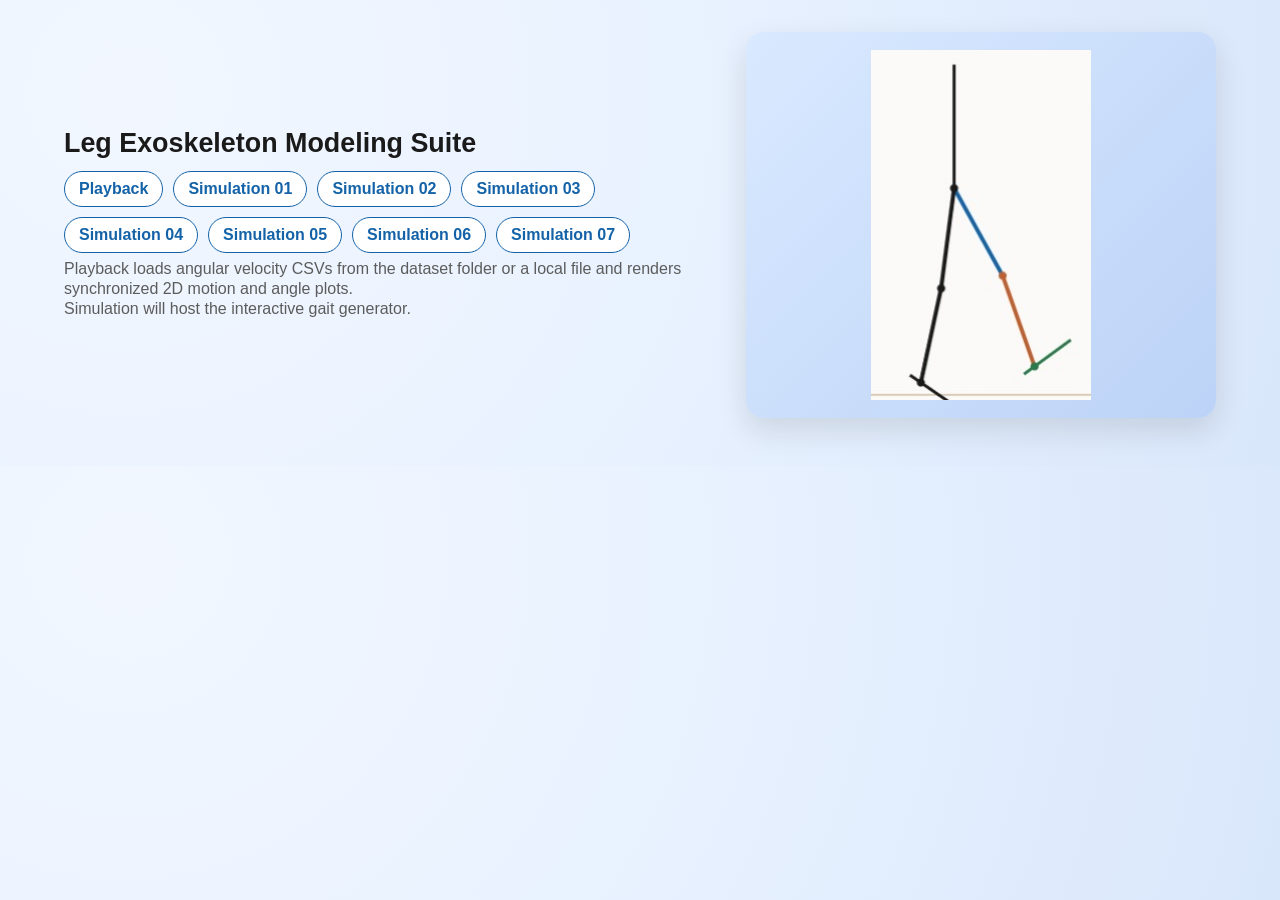
<file: docs/index.htm>
<!DOCTYPE html>
<html lang="en">
<head>
  <meta charset="utf-8" />
  <meta name="viewport" content="width=device-width, initial-scale=1" />
  <meta name="color-scheme" content="light" />
  <title>LegSim</title>
  <link rel="icon" href="favicon.ico" />
  <link rel="stylesheet" href="app/legsim.css" />
</head>
<body>
  <main class="app">
    <header class="hero">
      <div class="hero-text">
        <h1>Leg Exoskeleton Modeling Suite</h1>
        <div class="hero-actions">
          <a class="chip" href="app/playback.htm">Playback</a>
          <a class="chip" href="app/simulation_01.htm">Simulation 01</a>
          <a class="chip" href="app/simulation_02.htm">Simulation 02</a>
          <a class="chip" href="app/simulation_03.htm">Simulation 03</a>
          <a class="chip" href="app/simulation_04.htm">Simulation 04</a>
          <a class="chip" href="app/simulation_05.htm">Simulation 05</a>
          <a class="chip" href="app/simulation_06.htm">Simulation 06</a>
          <a class="chip" href="app/simulation_07.htm">Simulation 07</a>
        </div>
        <p class="subhead">
          Playback loads angular velocity CSVs from the dataset folder or a local file and renders synchronized
          2D motion and angle plots.
          <br />
          Simulation will host the interactive gait generator.
        </p>
      </div>
      <div class="hero-media">
        <img src="img/LegSk.jpg" alt="Two-leg exoskeleton schematic" />
      </div>
    </header>
  </main>
</body>
</html>
</file>
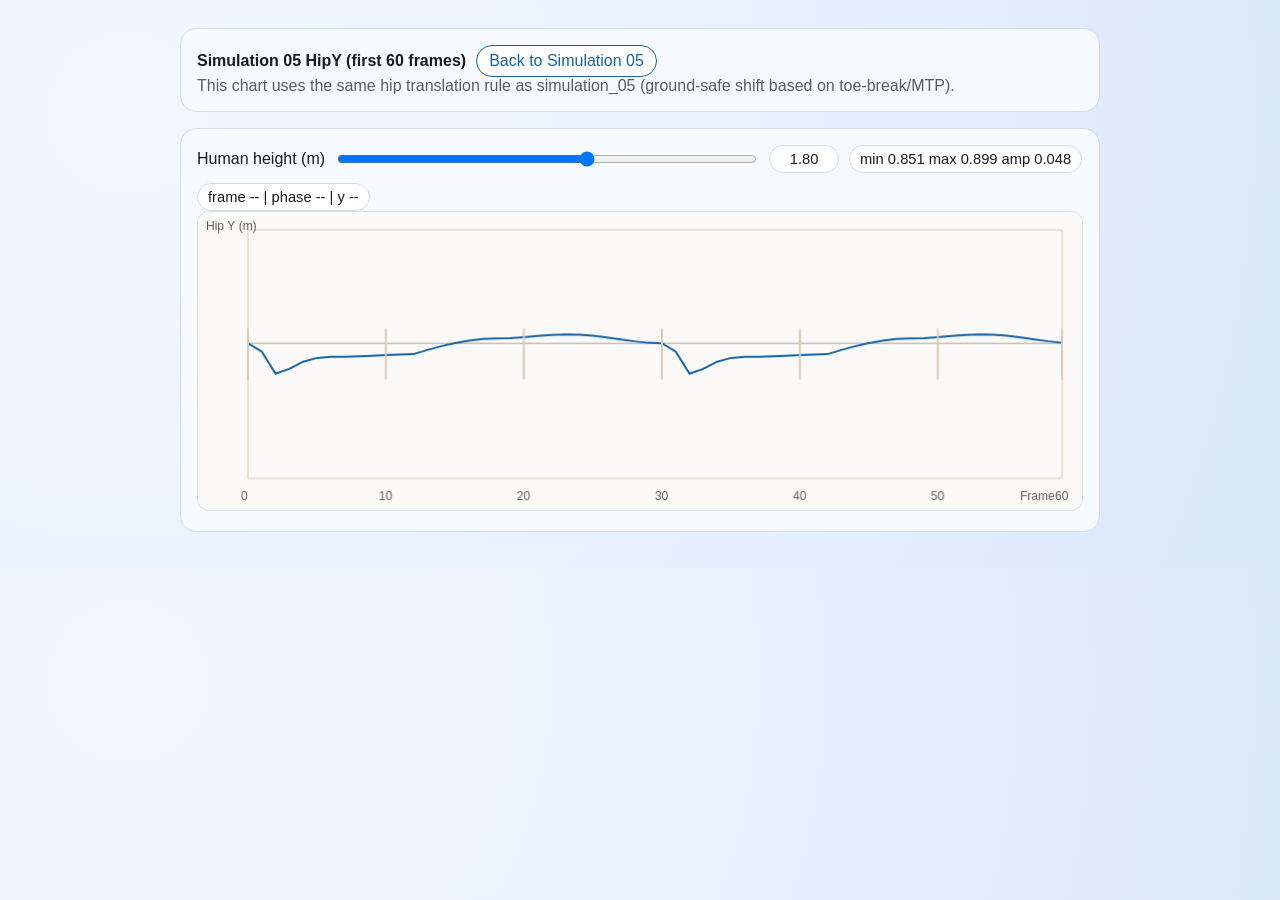
<file: docs/app/hipy_plot_05.htm>
<!DOCTYPE html>
<html lang="en">
<head>
  <meta charset="utf-8" />
  <meta name="viewport" content="width=device-width, initial-scale=1" />
  <title>Simulation 05 HipY Plot</title>
  <link rel="icon" href="../favicon.ico" />
  <style>
    :root {
      color-scheme: light;
      --bg: #e9f2ff;
      --surface: #f7fbff;
      --ink: #1a1a1a;
      --muted: #5c5c5c;
      --accent: #1463a8;
      --border: #cdddf2;
    }
    * { box-sizing: border-box; }
    body {
      margin: 0;
      font-family: "Manrope", "Avenir Next", "Segoe UI", sans-serif;
      background: radial-gradient(circle at 10% 20%, #f2f7ff 0%, #e9f2ff 45%, #d9e7fb 100%);
      color: var(--ink);
    }
    main {
      max-width: 960px;
      margin: 0 auto;
      padding: 28px 20px 36px;
      display: grid;
      gap: 16px;
    }
    .card {
      background: var(--surface);
      border: 1px solid var(--border);
      border-radius: 16px;
      padding: 16px;
    }
    .row {
      display: flex;
      align-items: center;
      gap: 10px;
      flex-wrap: wrap;
    }
    canvas {
      width: 100%;
      height: 300px;
      border: 1px solid var(--border);
      border-radius: 12px;
      background: #fbfaf8;
    }
    .muted { color: var(--muted); margin: 0; }
    input[type="range"] { width: min(420px, 100%); }
    .badge {
      border: 1px solid var(--border);
      background: #fff;
      border-radius: 999px;
      padding: 5px 10px;
      min-width: 70px;
      text-align: center;
      font-size: 0.92rem;
    }
    a {
      color: var(--accent);
      text-decoration: none;
      border: 1px solid var(--accent);
      border-radius: 999px;
      padding: 6px 12px;
      background: #fff;
    }
  </style>
</head>
<body>
  <main>
    <section class="card">
      <div class="row">
        <strong>Simulation 05 HipY (first 60 frames)</strong>
        <a href="simulation_05.htm">Back to Simulation 05</a>
      </div>
      <p class="muted">This chart uses the same hip translation rule as simulation_05 (ground-safe shift based on toe-break/MTP).</p>
    </section>

    <section class="card">
      <div class="row">
        <label for="height">Human height (m)</label>
        <input id="height" type="range" min="1.50" max="2.00" step="0.01" value="1.80" />
        <span id="height-val" class="badge">1.80</span>
        <span id="stats" class="badge"></span>
        <span id="cursor" class="badge">frame -- | phase -- | y --</span>
      </div>
      <canvas id="plot" width="920" height="360"></canvas>
    </section>
  </main>

  <script>
    (() => {
      "use strict";

      const FPS = 60;
      const BASE_HEIGHT = 1.8;
      const BASE_L1 = 0.45;
      const BASE_L2 = 0.43;
      const BASE_FOOT_TOTAL = 0.265;
      const BASE_HEEL_BACK = 0.06;
      const BASE_MTP_FWD = 0.16;
      const STANCE_RATIO = 0.6;

      const KEYS = [
        { p: 0.0, hip: 20, knee: 0, ankle: 0 },
        { p: 0.1, hip: 15, knee: -15, ankle: 5 },
        { p: 0.3, hip: 5, knee: -5, ankle: -5 },
        { p: 0.5, hip: -10, knee: -5, ankle: -10 },
        { p: 0.6, hip: -10, knee: -30, ankle: 20 },
        { p: 0.73, hip: 20, knee: -60, ankle: 10 },
        { p: 0.87, hip: 30, knee: -30, ankle: 0 },
        { p: 1.0, hip: 30, knee: 0, ankle: 0 }
      ];

      const heightSlider = document.getElementById("height");
      const heightVal = document.getElementById("height-val");
      const stats = document.getElementById("stats");
      const cursor = document.getElementById("cursor");
      const canvas = document.getElementById("plot");
      const ctx = canvas.getContext("2d");
      let lastSeries = [];
      let lastLayout = null;
      let hoverFrame = null;

      const lerp = (a, b, t) => a + (b - a) * t;
      const smoothstep = (s) => {
        const x = Math.max(0, Math.min(1, s));
        return x * x * (3 - 2 * x);
      };

      function mapPhaseToCanonical(phase) {
        const stanceRef = 0.6;
        if (phase <= STANCE_RATIO) {
          const s = STANCE_RATIO === 0 ? 0 : phase / STANCE_RATIO;
          return s * stanceRef;
        }
        const swing = (phase - STANCE_RATIO) / Math.max(1e-6, 1 - STANCE_RATIO);
        return stanceRef + swing * (1 - stanceRef);
      }

      function gaitAngles(phase) {
        const canonical = mapPhaseToCanonical(phase);
        let i = 0;
        while (i < KEYS.length - 1 && KEYS[i + 1].p < canonical) {
          i += 1;
        }
        const k0 = KEYS[i];
        const k1 = KEYS[Math.min(i + 1, KEYS.length - 1)];
        const span = Math.max(1e-6, k1.p - k0.p);
        const rawT = Math.max(0, Math.min(1, (canonical - k0.p) / span));
        const t = smoothstep(rawT);
        return {
          hip: lerp(k0.hip, k1.hip, t),
          knee: lerp(k0.knee, k1.knee, t),
          ankle: lerp(k0.ankle, k1.ankle, t)
        };
      }

      function buildGeometry(h) {
        const scale = h / BASE_HEIGHT;
        const l1 = BASE_L1 * scale;
        const l2 = BASE_L2 * scale;
        const footTotal = BASE_FOOT_TOTAL * scale;
        const mtpFwd = BASE_MTP_FWD * scale;
        return {
          l1,
          l2,
          heelBack: BASE_HEEL_BACK * scale,
          mtpFwd,
          toeTipFwd: Math.max(0.02, footTotal - mtpFwd),
          hipHeight: l1 + l2,
          groundMargin: 0.002 * scale
        };
      }

      function legMinRelativeY(angles, geom) {
        const q1 = (angles.hip - 90) * (Math.PI / 180);
        const q2 = angles.knee * (Math.PI / 180);
        const footTheta = angles.ankle * (Math.PI / 180);
        const footAng = footTheta;
        const kneeY = geom.l1 * Math.sin(q1);
        const ankleY = geom.l1 * Math.sin(q1) + geom.l2 * Math.sin(q1 + q2);
        const heelY = ankleY - geom.heelBack * Math.sin(footAng);
        const mtpY = ankleY + geom.mtpFwd * Math.sin(footAng);
        const toeYRaw = mtpY + geom.toeTipFwd * Math.sin(footAng);
        const toeY = toeYRaw < mtpY ? mtpY : toeYRaw;
        return Math.min(kneeY, ankleY, heelY, mtpY, toeY);
      }

      function hipYAtPhase(phase, geom) {
        const left = phase % 1;
        const right = (phase + 0.5) % 1;
        const minRelL = legMinRelativeY(gaitAngles(left), geom);
        const minRelR = legMinRelativeY(gaitAngles(right), geom);
        const minRel = Math.min(minRelL, minRelR);
        return geom.groundMargin - minRel;
      }

      function buildSeries(h) {
        const geom = buildGeometry(h);
        const y = [];
        for (let i = 0; i < FPS; i += 1) {
          const phase = i / FPS;
          y.push(hipYAtPhase(phase, geom));
        }
        return y;
      }

      function draw(series) {
        const dpr = window.devicePixelRatio || 1;
        const rect = canvas.getBoundingClientRect();
        canvas.width = Math.floor(rect.width * dpr);
        canvas.height = Math.floor(rect.height * dpr);
        ctx.setTransform(dpr, 0, 0, dpr, 0, 0);

        const w = rect.width;
        const h = rect.height;
        const pad = { l: 50, r: 20, t: 18, b: 32 };
        const pw = w - pad.l - pad.r;
        const ph = h - pad.t - pad.b;
        const min = Math.min(...series);
        const max = Math.max(...series);
        const ySpan = Math.max(1e-6, max - min);
        const y0Data = min - ySpan * 0.15;
        const y1Data = max + ySpan * 0.15;
        const x0Data = 0;
        const x1Data = (series.length - 1) / FPS;
        const dataW = x1Data - x0Data;
        const dataH = y1Data - y0Data;
        const uniformScale = Math.min(pw / dataW, ph / dataH);
        const drawW = dataW * uniformScale;
        const drawH = dataH * uniformScale;
        const ox = pad.l + (pw - drawW) * 0.5;
        const oy = pad.t + (ph - drawH) * 0.5;

        const mapX = (phase) => ox + (phase - x0Data) * uniformScale;
        const mapY = (v) => oy + (y1Data - v) * uniformScale;

        ctx.clearRect(0, 0, w, h);
        ctx.fillStyle = "#fbfaf8";
        ctx.fillRect(0, 0, w, h);

        ctx.strokeStyle = "#d9cbb7";
        ctx.lineWidth = 1;
        ctx.strokeRect(pad.l, pad.t, pw, ph);

        ctx.fillStyle = "#5c5c5c";
        ctx.font = "12px Manrope, sans-serif";
        ctx.fillText("Frame", w - 62, h - 10);
        ctx.fillText("Hip Y (m)", 8, 18);

        ctx.strokeStyle = "#b7a58e";
        ctx.lineWidth = 1;
        ctx.beginPath();
        const baselineY = mapY(series[0]);
        ctx.moveTo(ox, baselineY);
        ctx.lineTo(ox + drawW, baselineY);
        ctx.stroke();

        ctx.strokeStyle = "#1463a8";
        ctx.lineWidth = 2;
        ctx.beginPath();
        for (let i = 0; i < series.length; i += 1) {
          const x = mapX(i / FPS);
          const y = mapY(series[i]);
          if (i === 0) ctx.moveTo(x, y);
          else ctx.lineTo(x, y);
        }
        ctx.stroke();

        for (let t = 0; t <= 60; t += 10) {
          const idx = Math.min(59, t);
          const x = mapX(idx / FPS);
          ctx.strokeStyle = "#d9cbb7";
          ctx.beginPath();
          ctx.moveTo(x, oy);
          ctx.lineTo(x, oy + drawH);
          ctx.stroke();
          ctx.fillStyle = "#5c5c5c";
          ctx.fillText(String(t), x - 7, h - 10);
        }

        lastLayout = { ox, oy, drawW, drawH, x0Data, x1Data, y0Data, y1Data, uniformScale, mapX, mapY };

        if (hoverFrame !== null) {
          const hx = mapX(hoverFrame / FPS);
          const hy = mapY(series[hoverFrame]);
          ctx.strokeStyle = "rgba(26, 26, 26, 0.55)";
          ctx.lineWidth = 1;
          ctx.beginPath();
          ctx.moveTo(hx, oy);
          ctx.lineTo(hx, oy + drawH);
          ctx.stroke();

          ctx.fillStyle = "#1463a8";
          ctx.beginPath();
          ctx.arc(hx, hy, 3, 0, Math.PI * 2);
          ctx.fill();
        }
      }

      function refresh() {
        const h = Number(heightSlider.value);
        const series = buildSeries(h);
        const min = Math.min(...series);
        const max = Math.max(...series);
        heightVal.textContent = h.toFixed(2);
        stats.textContent = `min ${min.toFixed(3)}  max ${max.toFixed(3)}  amp ${(max - min).toFixed(3)}`;
        draw(series);
        lastSeries = series;
        hoverFrame = null;
        cursor.textContent = "frame -- | phase -- | y --";
      }

      canvas.addEventListener("mousemove", (ev) => {
        if (!lastLayout || lastSeries.length === 0) {
          return;
        }
        const rect = canvas.getBoundingClientRect();
        const x = ev.clientX - rect.left;
        const y = ev.clientY - rect.top;
        const inBox =
          x >= lastLayout.ox &&
          x <= lastLayout.ox + lastLayout.drawW &&
          y >= 0 &&
          y <= rect.height;
        if (!inBox) {
          hoverFrame = null;
          draw(lastSeries);
          cursor.textContent = "frame -- | phase -- | y --";
          return;
        }
        const phase = (x - lastLayout.ox) / lastLayout.uniformScale + lastLayout.x0Data;
        const frame = Math.max(0, Math.min(FPS - 1, Math.round(phase * FPS)));
        hoverFrame = frame;
        draw(lastSeries);
        const yv = lastSeries[frame];
        cursor.textContent = `frame ${frame} | phase ${(frame / FPS).toFixed(3)} | y ${yv.toFixed(4)} m`;
      });

      canvas.addEventListener("mouseleave", () => {
        hoverFrame = null;
        draw(lastSeries);
        cursor.textContent = "frame -- | phase -- | y --";
      });

      heightSlider.addEventListener("input", refresh);
      window.addEventListener("resize", refresh);
      refresh();
    })();
  </script>
</body>
</html>
</file>
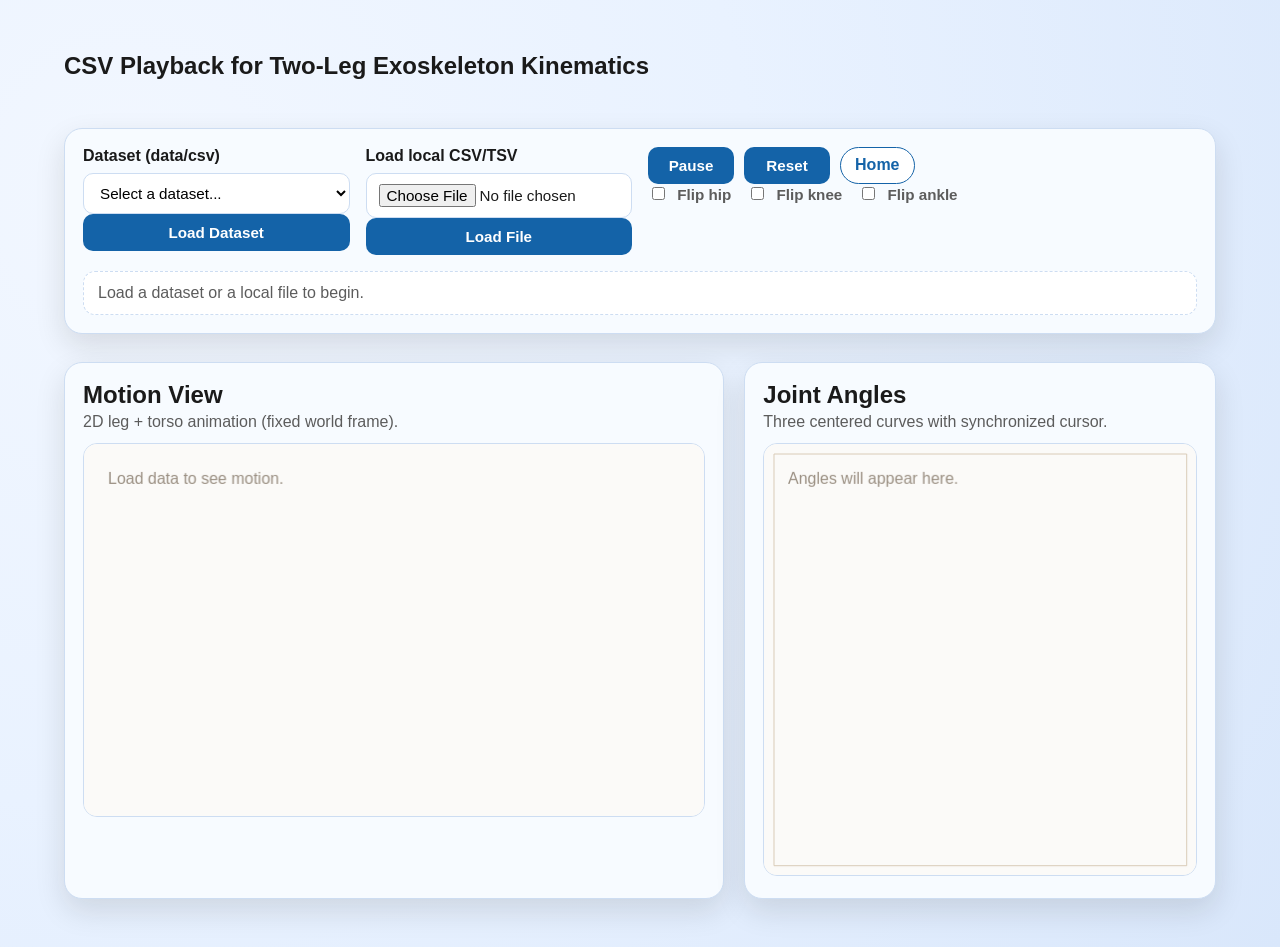
<file: docs/app/playback.htm>
<!DOCTYPE html>
<html lang="en">
<head>
  <meta charset="utf-8" />
  <meta name="viewport" content="width=device-width, initial-scale=1" />
  <meta name="color-scheme" content="light" />
  <title>LegSim Playback</title>
  <link rel="icon" href="../favicon.ico" />
  <link rel="stylesheet" href="legsim.css" />
</head>
<body>
  <main class="app">
    <header class="hero">
      <div class="hero-text">
            <h2>CSV Playback for Two-Leg Exoskeleton Kinematics</h2>
      </div>
    </header>
    
    <section class="controls card">
      <div class="control-group">
        <label for="dataset">Dataset (data/csv)</label>
        <select id="dataset">
          <option value="">Select a dataset...</option>
          <option value="../data/csv/1.3 ANSYS ANGULAR VELOCITY.csv">1.3 ANSYS ANGULAR VELOCITY</option>
          <option value="../data/csv/2.1 Equivalent Moment and Angular velocity.csv">2.1 Equivalent Moment and Angular velocity</option>
          <option value="../data/csv/4.3 ANGULAR VELOCITY.csv">4.3 ANGULAR VELOCITY</option>
        </select>
        <button id="load-dataset" type="button">Load Dataset</button>
      </div>

      <div class="control-group">
        <label for="file-input">Load local CSV/TSV</label>
        <input id="file-input" type="file" accept=".csv,.tsv,.txt" />
        <button id="load-file" type="button">Load File</button>
      </div>

      <div class="control-group">
        <div class="button-row">
          <button id="pause-btn" type="button">Pause</button>
          <button id="reset-btn" type="button">Reset</button>
          <a class="chip" href="../index.htm">Home</a>
        </div>
        <div class="checkbox-row single-line">
          <label><input type="checkbox" id="flip-hip" /> Flip hip</label>
          <label><input type="checkbox" id="flip-knee" /> Flip knee</label>
          <label><input type="checkbox" id="flip-ankle" /> Flip ankle</label>
        </div>
      </div>

      <div class="control-group wide">
        <div id="status" class="status">Load a dataset or a local file to begin.</div>
      </div>
    </section>

    <section class="plots">
      <div class="card plot-card">
        <header>
          <h2>Motion View</h2>
          <p>2D leg + torso animation (fixed world frame).</p>
        </header>
        <canvas id="walk-canvas" width="900" height="520"></canvas>
      </div>
      <div class="card plot-card">
        <header>
          <h2>Joint Angles</h2>
          <p>Three centered curves with synchronized cursor.</p>
        </header>
        <canvas id="angle-canvas" width="520" height="520"></canvas>
      </div>
    </section>
  </main>

  <script src="legsim_playback.js"></script>
</body>
</html>
</file>
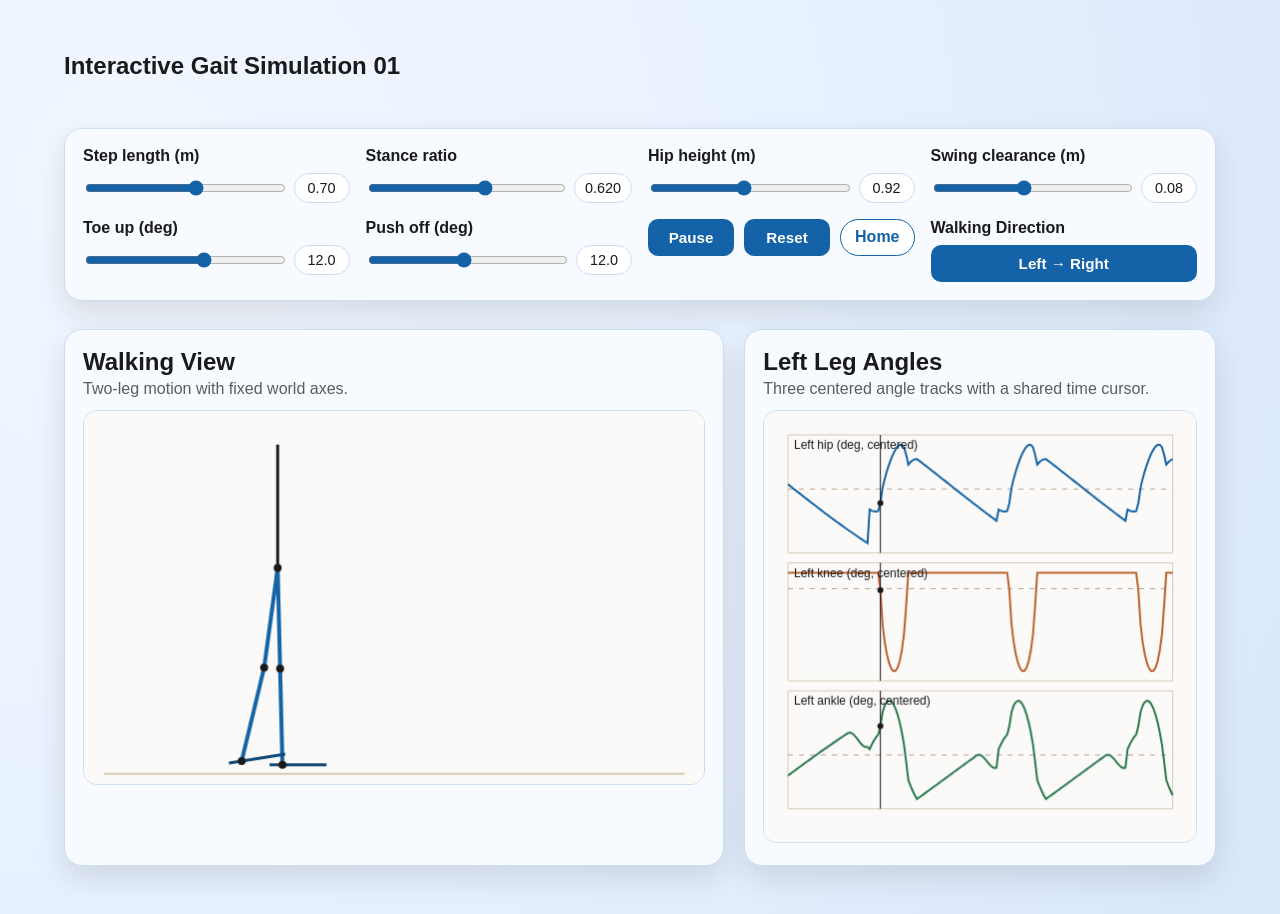
<file: docs/app/simulation_01.htm>
<!DOCTYPE html>
<html lang="en">
<head>
  <meta charset="utf-8" />
  <meta name="viewport" content="width=device-width, initial-scale=1" />
  <meta name="color-scheme" content="light" />
  <title>LegSim Simulation</title>
  <link rel="icon" href="../favicon.ico" />
  <link rel="stylesheet" href="legsim.css" />
</head>
<body>
  <main class="app">
    <header class="hero">
      <div class="hero-text">
        <h2>Interactive Gait Simulation 01</h2>
      </div>
    </header>

    <section class="controls card">
      <div class="control-group">
        <label for="sim-step-len">Step length (m)</label>
        <div class="slider-row">
          <input id="sim-step-len" type="range" min="0.45" max="0.9" step="0.01" />
          <span id="sim-step-len-val" class="value-badge"></span>
        </div>
      </div>

      <div class="control-group">
        <label for="sim-stance-ratio">Stance ratio</label>
        <div class="slider-row">
          <input id="sim-stance-ratio" type="range" min="0.5" max="0.7" step="0.005" />
          <span id="sim-stance-ratio-val" class="value-badge"></span>
        </div>
      </div>

      <div class="control-group">
        <label for="sim-hip-height">Hip height (m)</label>
        <div class="slider-row">
          <input id="sim-hip-height" type="range" min="0.85" max="1.0" step="0.005" />
          <span id="sim-hip-height-val" class="value-badge"></span>
        </div>
      </div>

      <div class="control-group">
        <label for="sim-clearance">Swing clearance (m)</label>
        <div class="slider-row">
          <input id="sim-clearance" type="range" min="0.03" max="0.14" step="0.005" />
          <span id="sim-clearance-val" class="value-badge"></span>
        </div>
      </div>

      <div class="control-group">
        <label for="sim-toe-up">Toe up (deg)</label>
        <div class="slider-row">
          <input id="sim-toe-up" type="range" min="0" max="20" step="0.5" />
          <span id="sim-toe-up-val" class="value-badge"></span>
        </div>
      </div>

      <div class="control-group">
        <label for="sim-push-off">Push off (deg)</label>
        <div class="slider-row">
          <input id="sim-push-off" type="range" min="0" max="25" step="0.5" />
          <span id="sim-push-off-val" class="value-badge"></span>
        </div>
      </div>

      <div class="control-group">
        <div class="button-row">
          <button id="sim-pause" type="button">Pause</button>
          <button id="sim-reset" type="button">Reset</button>
          <a class="chip" href="../index.htm">Home</a>
        </div>
      </div>

      <div class="control-group">
        <label>Walking Direction</label>
        <div class="button-row">
          <button id="sim-direction" type="button">Left → Right</button>
        </div>
      </div>
    </section>

    <section class="plots">
      <div class="card plot-card">
        <header>
          <h2>Walking View</h2>
          <p>Two-leg motion with fixed world axes.</p>
        </header>
        <canvas id="sim-walk-canvas" width="900" height="520"></canvas>
      </div>
      <div class="card plot-card">
        <header>
          <h2>Left Leg Angles</h2>
          <p>Three centered angle tracks with a shared time cursor.</p>
        </header>
        <canvas id="sim-angle-canvas" width="520" height="520"></canvas>
      </div>
    </section>
  </main>

  <script src="legsim_01.js"></script>
</body>
</html>
</file>
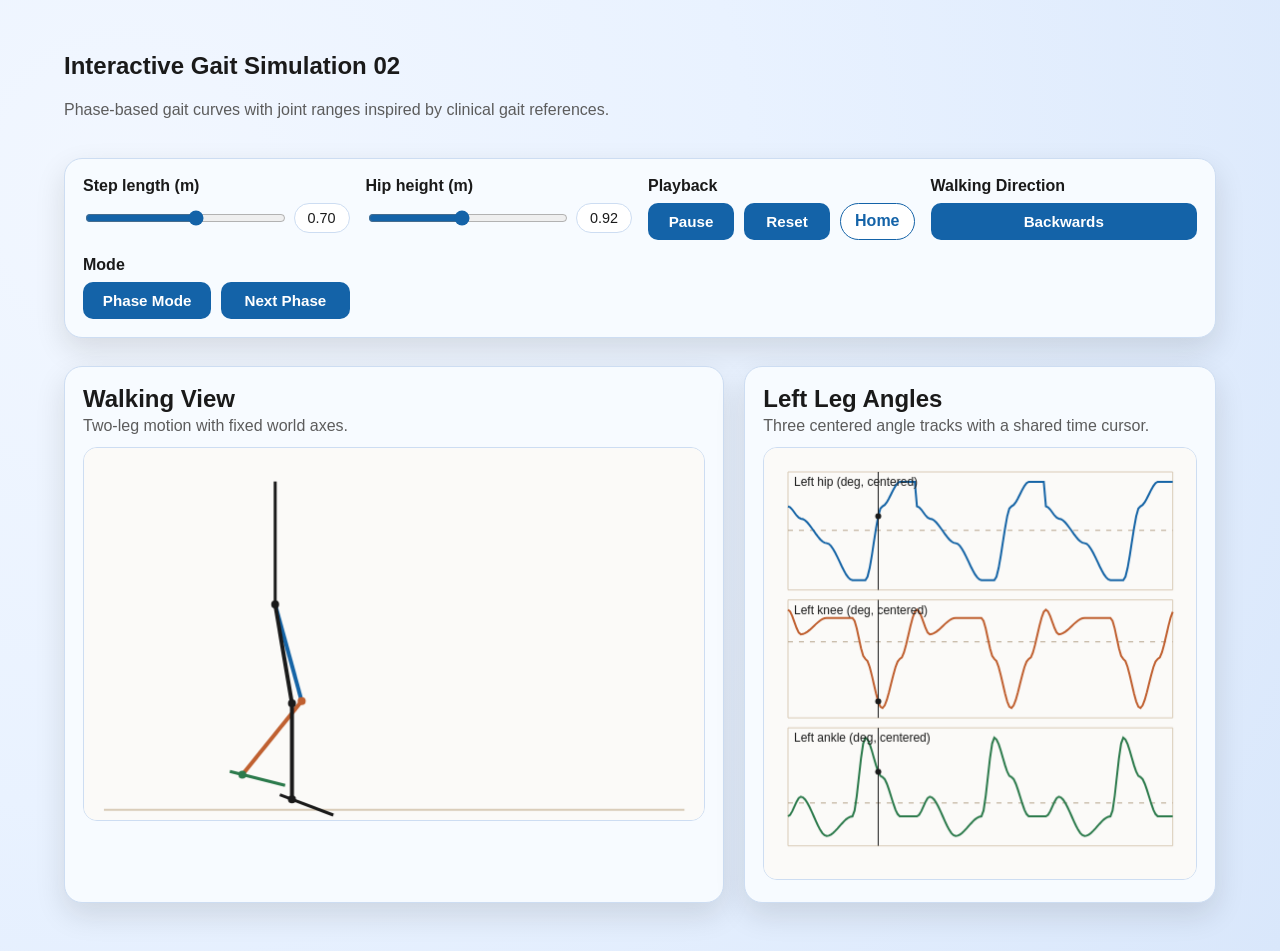
<file: docs/app/simulation_02.htm>
<!DOCTYPE html>
<html lang="en">
<head>
  <meta charset="utf-8" />
  <meta name="viewport" content="width=device-width, initial-scale=1" />
  <meta name="color-scheme" content="light" />
  <title>LegSim Simulation 02</title>
  <link rel="icon" href="../favicon.ico" />
  <link rel="stylesheet" href="legsim.css" />
</head>
<body>
  <main class="app">
    <header class="hero">
      <div class="hero-text">
        <h2>Interactive Gait Simulation 02</h2>
        <p class="subhead">
          Phase-based gait curves with joint ranges inspired by clinical gait references.
        </p>
      </div>
    </header>

    <section class="controls card">
      <div class="control-group">
        <label for="sim-step-len">Step length (m)</label>
        <div class="slider-row">
          <input id="sim-step-len" type="range" min="0.45" max="0.9" step="0.01" />
          <span id="sim-step-len-val" class="value-badge"></span>
        </div>
      </div>

      <div class="control-group">
        <label for="sim-hip-height">Hip height (m)</label>
        <div class="slider-row">
          <input id="sim-hip-height" type="range" min="0.85" max="1.0" step="0.005" />
          <span id="sim-hip-height-val" class="value-badge"></span>
        </div>
      </div>

      <div class="control-group">
        <label>Playback</label>
        <div class="button-row">
          <button id="sim-pause" type="button">Pause</button>
          <button id="sim-reset" type="button">Reset</button>
          <a class="chip" href="../index.htm">Home</a>
        </div>
      </div>

      <div class="control-group">
        <label>Walking Direction</label>
        <div class="button-row">
          <button id="sim-direction" type="button">Backwards</button>
        </div>
      </div>

      <div class="control-group">
        <label>Mode</label>
        <div class="button-row">
          <button id="sim-mode" type="button">Phase Mode</button>
          <button id="sim-next-phase" type="button">Next Phase</button>
        </div>
      </div>
    </section>

    <section class="plots">
      <div class="card plot-card">
        <header>
          <h2>Walking View</h2>
          <p>Two-leg motion with fixed world axes.</p>
        </header>
        <canvas id="sim-walk-canvas" width="900" height="520"></canvas>
      </div>
      <div class="card plot-card">
        <header>
          <h2>Left Leg Angles</h2>
          <p>Three centered angle tracks with a shared time cursor.</p>
        </header>
        <canvas id="sim-angle-canvas" width="520" height="520"></canvas>
      </div>
    </section>
  </main>

  <script src="legsim_02.js"></script>
</body>
</html>
</file>
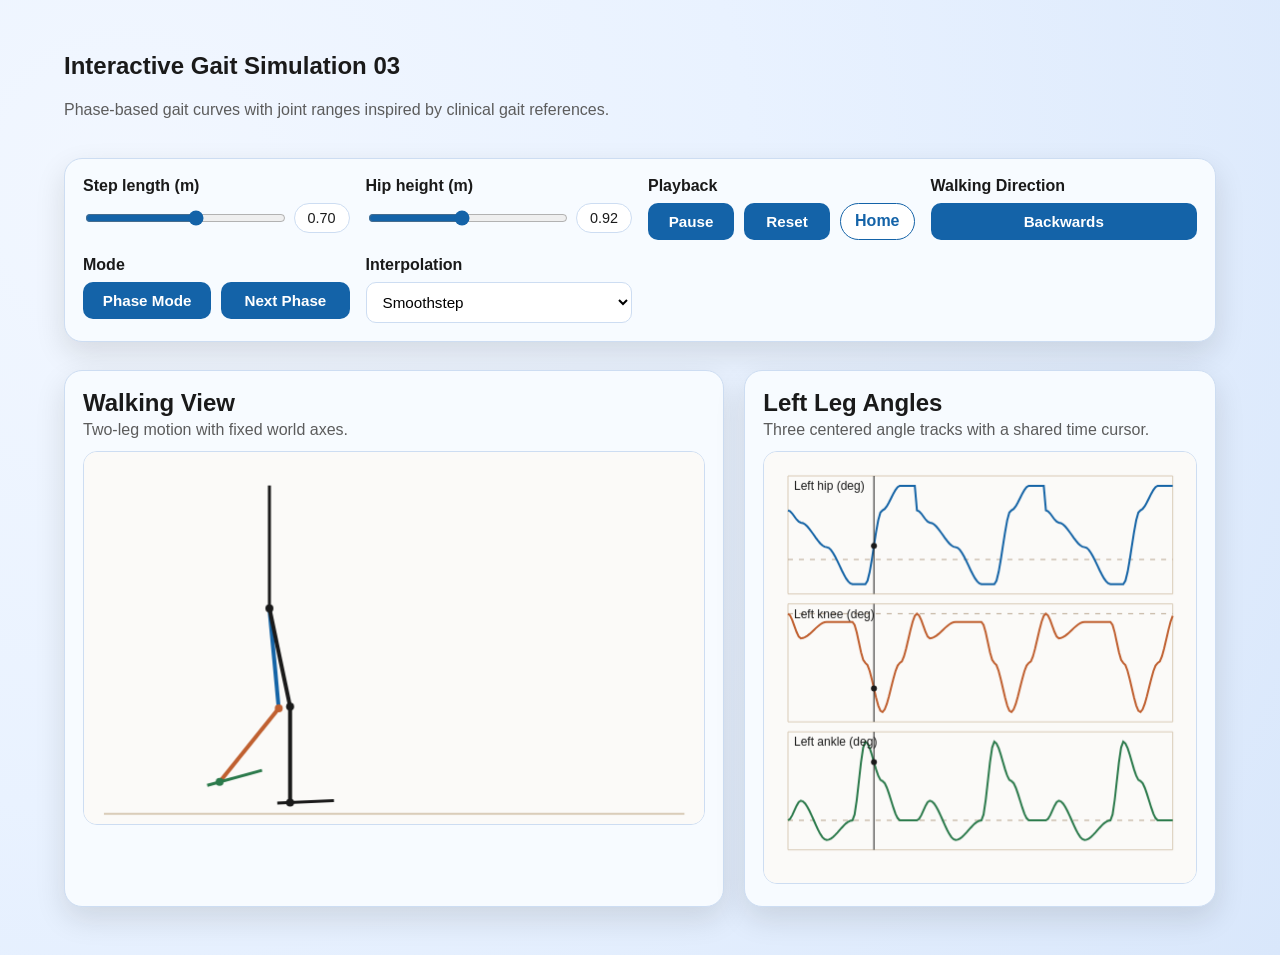
<file: docs/app/simulation_03.htm>
<!DOCTYPE html>
<html lang="en">
<head>
  <meta charset="utf-8" />
  <meta name="viewport" content="width=device-width, initial-scale=1" />
  <meta name="color-scheme" content="light" />
  <title>LegSim Simulation 03</title>
  <link rel="icon" href="../favicon.ico" />
  <link rel="stylesheet" href="legsim.css" />
</head>
<body>
  <main class="app">
    <header class="hero">
      <div class="hero-text">
        <h2>Interactive Gait Simulation 03</h2>
        <p class="subhead">
          Phase-based gait curves with joint ranges inspired by clinical gait references.
        </p>
      </div>
    </header>

    <section class="controls card">
      <div class="control-group">
        <label for="sim-step-len">Step length (m)</label>
        <div class="slider-row">
          <input id="sim-step-len" type="range" min="0.45" max="0.9" step="0.01" />
          <span id="sim-step-len-val" class="value-badge"></span>
        </div>
      </div>

      <div class="control-group">
        <label for="sim-hip-height">Hip height (m)</label>
        <div class="slider-row">
          <input id="sim-hip-height" type="range" min="0.85" max="1.0" step="0.005" />
          <span id="sim-hip-height-val" class="value-badge"></span>
        </div>
      </div>

      <div class="control-group">
        <label>Playback</label>
        <div class="button-row">
          <button id="sim-pause" type="button">Pause</button>
          <button id="sim-reset" type="button">Reset</button>
          <a class="chip" href="../index.htm">Home</a>
        </div>
      </div>

      <div class="control-group">
        <label>Walking Direction</label>
        <div class="button-row">
          <button id="sim-direction" type="button">Backwards</button>
        </div>
      </div>

      <div class="control-group">
        <label>Mode</label>
        <div class="button-row">
          <button id="sim-mode" type="button">Phase Mode</button>
          <button id="sim-next-phase" type="button">Next Phase</button>
        </div>
      </div>

      <div class="control-group">
        <label for="sim-interp-mode">Interpolation</label>
        <select id="sim-interp-mode">
          <option value="smoothstep" selected>Smoothstep</option>
          <option value="linear">Linear</option>
          <option value="step">Step / Discrete</option>
        </select>
      </div>
    </section>

    <section class="plots">
      <div class="card plot-card">
        <header>
          <h2>Walking View</h2>
          <p>Two-leg motion with fixed world axes.</p>
        </header>
        <canvas id="sim-walk-canvas" width="900" height="520"></canvas>
      </div>
      <div class="card plot-card">
        <header>
          <h2>Left Leg Angles</h2>
          <p>Three centered angle tracks with a shared time cursor.</p>
        </header>
        <canvas id="sim-angle-canvas" width="520" height="520"></canvas>
      </div>
    </section>
  </main>

  <script src="legsim_03.js"></script>
</body>
</html>
</file>
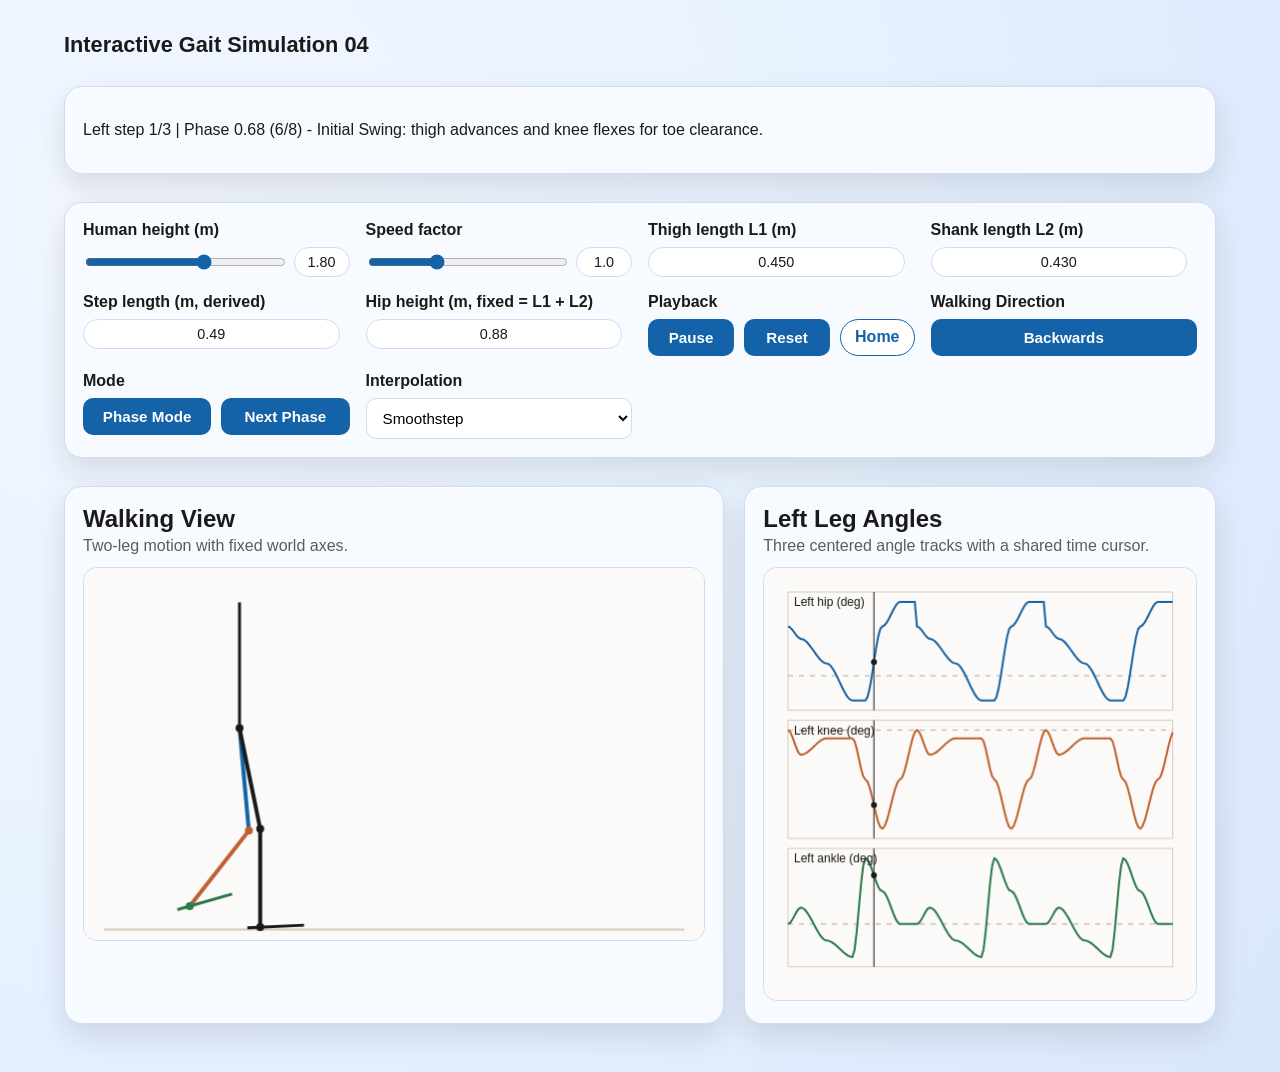
<file: docs/app/simulation_04.htm>
<!DOCTYPE html>
<html lang="en">
<head>
  <meta charset="utf-8" />
  <meta name="viewport" content="width=device-width, initial-scale=1" />
  <meta name="color-scheme" content="light" />
  <title>LegSim Simulation 04</title>
  <link rel="icon" href="../favicon.ico" />
  <link rel="stylesheet" href="legsim.css" />
  <style>
    .sim04-title {
      font-size: clamp(1.25rem, 1.7vw, 1.8rem);
      margin: 0;
    }
  </style>
</head>
<body>
  <main class="app">
    <header class="hero">
      <div class="hero-text">
        <h2 class="sim04-title">Interactive Gait Simulation 04</h2>
      </div>
    </header>

    <section class="card">
      <p id="sim-phase-status" class="subhead">Left step 1/3 | Phase 0.00 (1/8)</p>
    </section>

    <section class="controls card">
      <div class="control-group">
        <label for="sim-human-height">Human height (m)</label>
        <div class="slider-row">
          <input id="sim-human-height" type="range" min="1.50" max="2.00" step="0.01" />
          <span id="sim-human-height-val" class="value-badge"></span>
        </div>
      </div>

      <div class="control-group">
        <label for="sim-speed">Speed factor</label>
        <div class="slider-row">
          <input id="sim-speed" type="range" min="0.5" max="2.0" step="0.1" />
          <span id="sim-speed-val" class="value-badge"></span>
        </div>
      </div>

      <div class="control-group">
        <label>Thigh length L1 (m)</label>
        <div class="slider-row">
          <span id="sim-l1-val" class="value-badge"></span>
        </div>
      </div>

      <div class="control-group">
        <label>Shank length L2 (m)</label>
        <div class="slider-row">
          <span id="sim-l2-val" class="value-badge"></span>
        </div>
      </div>

      <div class="control-group">
        <label>Step length (m, derived)</label>
        <div class="slider-row">
          <span id="sim-step-len-val" class="value-badge"></span>
        </div>
      </div>

      <div class="control-group">
        <label>Hip height (m, fixed = L1 + L2)</label>
        <div class="slider-row">
          <span id="sim-hip-height-val" class="value-badge"></span>
        </div>
      </div>

      <div class="control-group">
        <label>Playback</label>
        <div class="button-row">
          <button id="sim-pause" type="button">Pause</button>
          <button id="sim-reset" type="button">Reset</button>
          <a class="chip" href="../index.htm">Home</a>
        </div>
      </div>

      <div class="control-group">
        <label>Walking Direction</label>
        <div class="button-row">
          <button id="sim-direction" type="button">Backwards</button>
        </div>
      </div>

      <div class="control-group">
        <label>Mode</label>
        <div class="button-row">
          <button id="sim-mode" type="button">Phase Mode</button>
          <button id="sim-next-phase" type="button">Next Phase</button>
        </div>
      </div>

      <div class="control-group">
        <label for="sim-interp-mode">Interpolation</label>
        <select id="sim-interp-mode">
          <option value="smoothstep" selected>Smoothstep</option>
          <option value="linear">Linear</option>
          <option value="step">Step / Discrete</option>
        </select>
      </div>
    </section>

    <section class="plots">
      <div class="card plot-card">
        <header>
          <h2>Walking View</h2>
          <p>Two-leg motion with fixed world axes.</p>
        </header>
        <canvas id="sim-walk-canvas" width="900" height="520"></canvas>
      </div>
      <div class="card plot-card">
        <header>
          <h2>Left Leg Angles</h2>
          <p>Three centered angle tracks with a shared time cursor.</p>
        </header>
        <canvas id="sim-angle-canvas" width="520" height="520"></canvas>
      </div>
    </section>
  </main>

  <script src="legsim_04.js"></script>
</body>
</html>
</file>
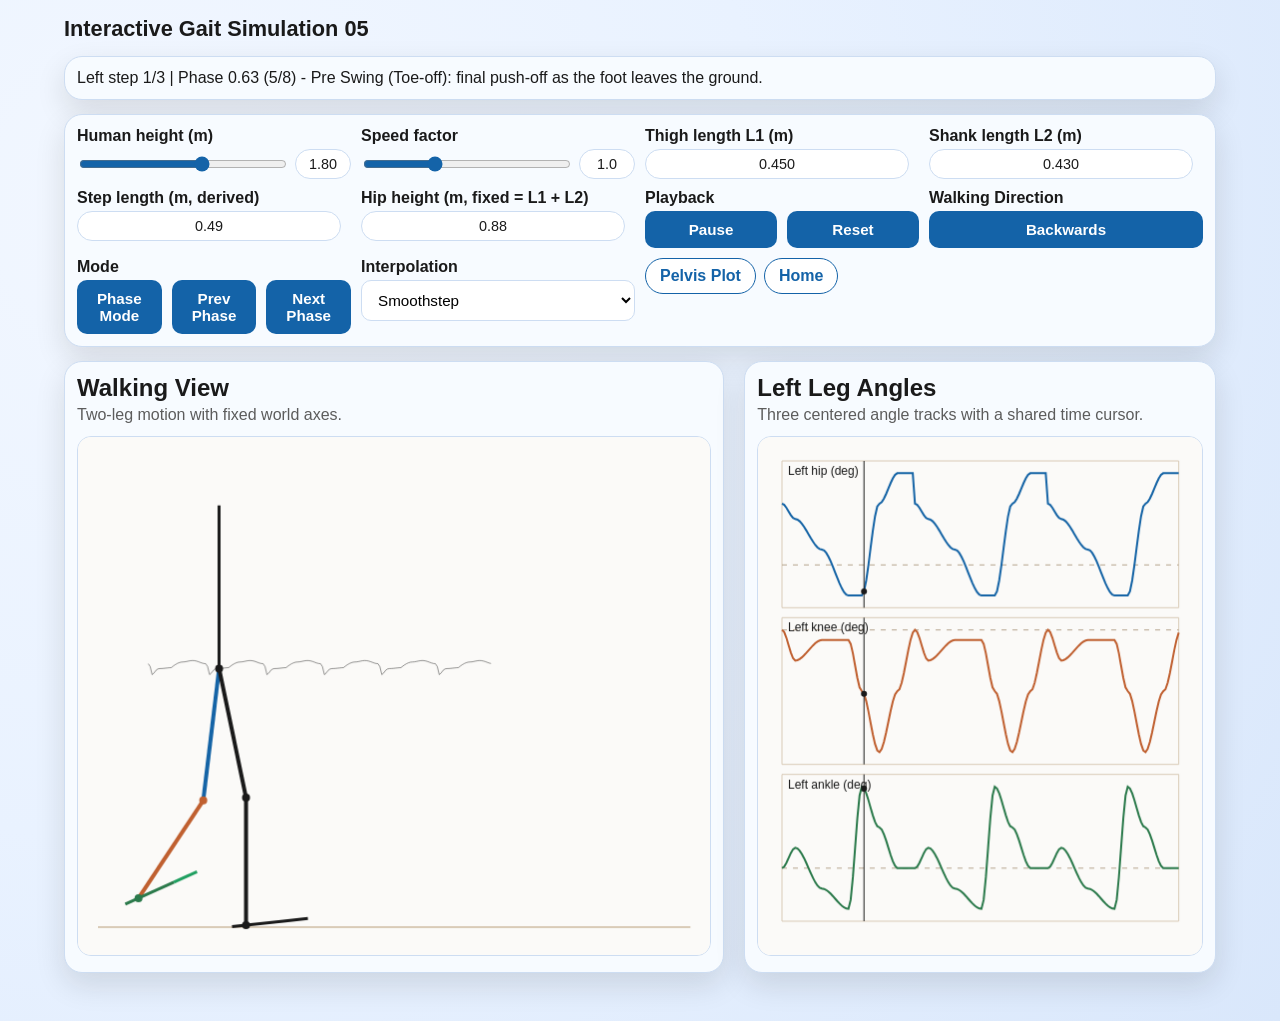
<file: docs/app/simulation_05.htm>
<!DOCTYPE html>
<html lang="en">
<head>
  <meta charset="utf-8" />
  <meta name="viewport" content="width=device-width, initial-scale=1" />
  <meta name="color-scheme" content="light" />
  <title>LegSim Simulation 05</title>
  <link rel="icon" href="../favicon.ico" />
  <link rel="stylesheet" href="legsim.css" />
  <style>
    .app {
      padding-top: 16px;
      gap: 14px;
    }
    .hero {
      grid-template-columns: 1fr;
      gap: 8px;
    }
    .card {
      padding: 12px;
    }
    .controls {
      gap: 10px;
    }
    .control-group label {
      margin-bottom: 4px;
    }
    .subhead {
      margin: 0;
      line-height: 1.15;
    }
    .sim05-title {
      font-size: clamp(1.25rem, 1.7vw, 1.8rem);
      margin: 0;
    }
    #sim-walk-canvas,
    #sim-angle-canvas {
      height: 520px;
    }
    .sim05-interp-row {
      display: flex;
      align-items: center;
      gap: 10px;
      flex-wrap: wrap;
    }
    .sim05-links-row {
      margin-left: auto;
      display: flex;
      gap: 8px;
    }
  </style>
</head>
<body>
  <main class="app">
    <header class="hero">
      <div class="hero-text">
        <h2 class="sim05-title">Interactive Gait Simulation 05</h2>
      </div>
    </header>

    <section class="card">
      <p id="sim-phase-status" class="subhead">Left step 1/3 | Phase 0.00 (1/8)</p>
    </section>

    <section class="controls card">
      <div class="control-group">
        <label for="sim-human-height">Human height (m)</label>
        <div class="slider-row">
          <input id="sim-human-height" type="range" min="1.50" max="2.00" step="0.01" />
          <span id="sim-human-height-val" class="value-badge"></span>
        </div>
      </div>

      <div class="control-group">
        <label for="sim-speed">Speed factor</label>
        <div class="slider-row">
          <input id="sim-speed" type="range" min="0.5" max="2.0" step="0.1" />
          <span id="sim-speed-val" class="value-badge"></span>
        </div>
      </div>

      <div class="control-group">
        <label>Thigh length L1 (m)</label>
        <div class="slider-row">
          <span id="sim-l1-val" class="value-badge"></span>
        </div>
      </div>

      <div class="control-group">
        <label>Shank length L2 (m)</label>
        <div class="slider-row">
          <span id="sim-l2-val" class="value-badge"></span>
        </div>
      </div>

      <div class="control-group">
        <label>Step length (m, derived)</label>
        <div class="slider-row">
          <span id="sim-step-len-val" class="value-badge"></span>
        </div>
      </div>

      <div class="control-group">
        <label>Hip height (m, fixed = L1 + L2)</label>
        <div class="slider-row">
          <span id="sim-hip-height-val" class="value-badge"></span>
        </div>
      </div>

      <div class="control-group">
        <label>Playback</label>
        <div class="button-row">
          <button id="sim-pause" type="button">Pause</button>
          <button id="sim-reset" type="button">Reset</button>
        </div>
      </div>

      <div class="control-group">
        <label>Walking Direction</label>
        <div class="button-row">
          <button id="sim-direction" type="button">Backwards</button>
        </div>
      </div>

      <div class="control-group">
        <label>Mode</label>
        <div class="button-row">
          <button id="sim-mode" type="button">Phase Mode</button>
          <button id="sim-prev-phase" type="button">Prev Phase</button>
          <button id="sim-next-phase" type="button">Next Phase</button>
        </div>
      </div>

      <div class="control-group">
        <label for="sim-interp-mode">Interpolation</label>
        <div class="sim05-interp-row">
          <select id="sim-interp-mode">
            <option value="smoothstep" selected>Smoothstep</option>
            <option value="linear">Linear</option>
            <option value="step">Step / Discrete</option>
          </select>
        </div>
      </div>

      <div class="control-group">
        <div class="sim05-links-row">
          <a class="chip" href="hipy_plot_05.htm">Pelvis Plot</a>
          <a class="chip" href="../index.htm">Home</a>
        </div>
      </div>
    </section>

    <section class="plots">
      <div class="card plot-card">
        <header>
          <h2>Walking View</h2>
          <p>Two-leg motion with fixed world axes.</p>
        </header>
        <canvas id="sim-walk-canvas" width="900" height="520"></canvas>
      </div>
      <div class="card plot-card">
        <header>
          <h2>Left Leg Angles</h2>
          <p>Three centered angle tracks with a shared time cursor.</p>
        </header>
        <canvas id="sim-angle-canvas" width="520" height="520"></canvas>
      </div>
    </section>
  </main>

  <script src="legsim_05.js"></script>
</body>
</html>
</file>
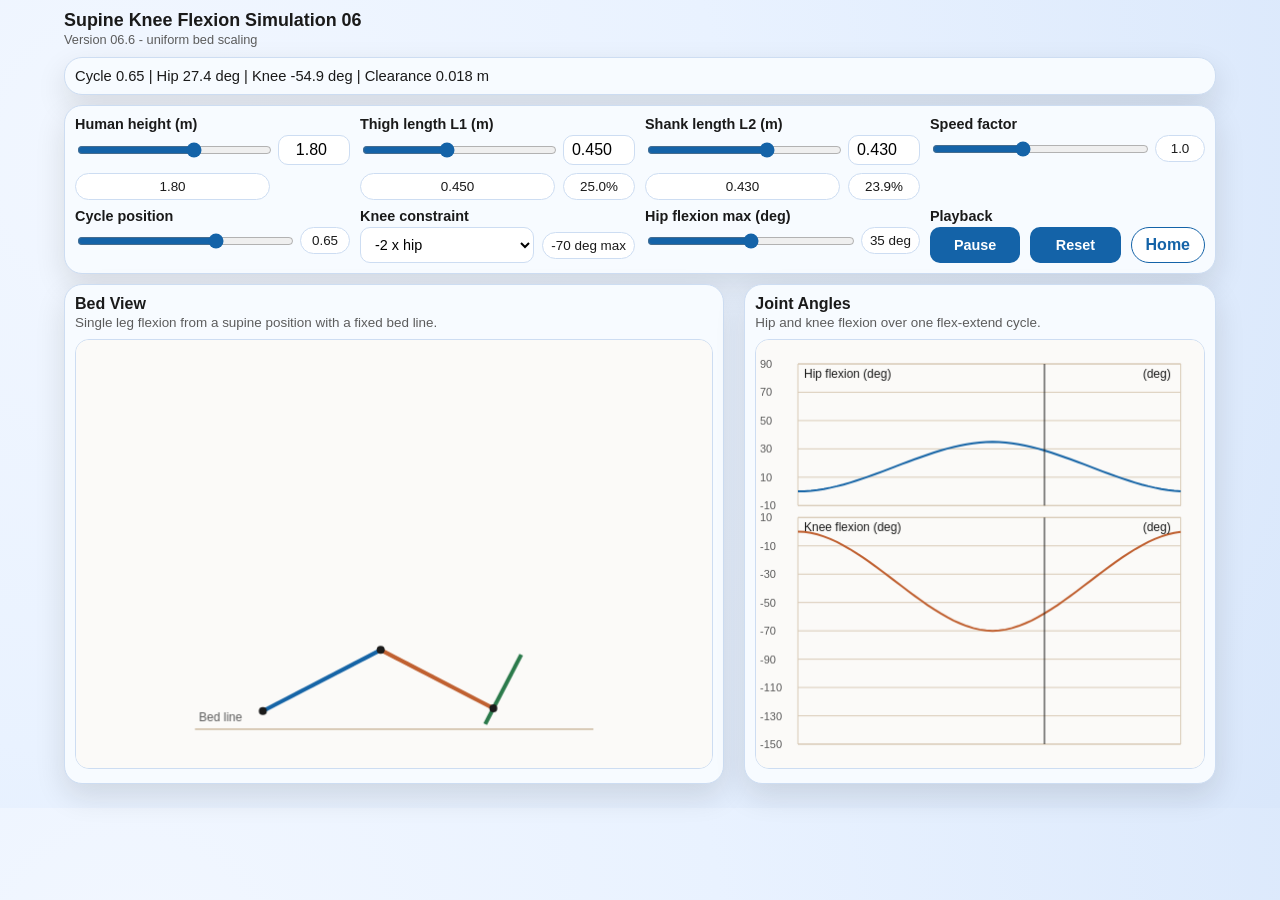
<file: docs/app/simulation_06.htm>
<!DOCTYPE html>
<html lang="en">
<head>
  <meta charset="utf-8" />
  <meta name="viewport" content="width=device-width, initial-scale=1" />
  <meta name="color-scheme" content="light" />
  <title>LegSim Simulation 06</title>
  <link rel="icon" href="../favicon.ico" />
  <link rel="stylesheet" href="legsim.css" />
  <style>
    .app {
      padding-top: 10px;
      padding-bottom: 24px;
      gap: 10px;
    }
    .hero {
      grid-template-columns: 1fr;
      gap: 4px;
    }
    .card {
      padding: 10px;
    }
    .controls {
      grid-template-columns: repeat(4, minmax(0, 1fr));
      gap: 8px 10px;
    }
    .control-group label {
      margin-bottom: 3px;
      font-size: 0.9rem;
    }
    .subhead {
      margin: 0;
      line-height: 1.1;
      font-size: 0.92rem;
    }
    .sim06-title {
      font-size: clamp(1.05rem, 1.4vw, 1.45rem);
      margin: 0;
    }
    .sim06-version {
      margin: 2px 0 0;
      color: var(--muted, #5c5c5c);
      font-size: 0.8rem;
      line-height: 1.1;
    }
    #sim-bed-canvas,
    #sim-angle-canvas {
      height: 430px;
    }
    .sim06-links-row {
      display: flex;
      gap: 8px;
    }
    .sim06-edit {
      width: 72px;
      padding: 5px 7px;
      border: 1px solid var(--border, #cdddf2);
      border-radius: 10px;
      background: #fff;
      font: inherit;
      text-align: right;
    }
    .slider-row {
      gap: 8px;
    }
    .value-badge {
      min-width: 50px;
      padding: 5px 8px;
      font-size: 0.84rem;
    }
    .control-group select,
    .control-group button {
      padding: 8px 10px;
      font-size: 0.9rem;
    }
    .plot-card header {
      margin-bottom: 8px;
    }
    .plot-card h2 {
      margin: 0 0 2px;
      font-size: 1rem;
    }
    .plot-card p {
      font-size: 0.84rem;
      line-height: 1.15;
    }
    @media (max-width: 1100px) {
      .controls {
        grid-template-columns: repeat(2, minmax(0, 1fr));
      }
    }
    @media (max-width: 760px) {
      .controls {
        grid-template-columns: 1fr;
      }
    }
  </style>
</head>
<body>
  <main class="app">
    <header class="hero">
      <div class="hero-text">
        <h2 class="sim06-title">Supine Knee Flexion Simulation 06</h2>
        <p class="sim06-version">Version 06.6 - uniform bed scaling</p>
      </div>
    </header>

    <section class="card">
      <p id="sim-status" class="subhead">Cycle 0.00 | Hip 0.0 deg | Knee 0.0 deg | Clearance 0.000 m</p>
    </section>

    <section class="controls card">
      <div class="control-group">
        <label for="sim-human-height">Human height (m)</label>
        <div class="slider-row">
          <input id="sim-human-height" type="range" min="1.18" max="2.20" step="0.01" />
          <input id="sim-human-height-edit" class="sim06-edit" type="number" min="1.18" max="2.20" step="0.01" />
          <span id="sim-human-height-val" class="value-badge"></span>
        </div>
      </div>

      <div class="control-group">
        <label for="sim-l1">Thigh length L1 (m)</label>
        <div class="slider-row">
          <input id="sim-l1" type="range" min="0.30" max="0.65" step="0.001" />
          <input id="sim-l1-edit" class="sim06-edit" type="number" min="0.30" max="0.65" step="0.001" />
          <span id="sim-l1-val" class="value-badge"></span>
          <span id="sim-l1-pct" class="value-badge"></span>
        </div>
      </div>

      <div class="control-group">
        <label for="sim-l2">Shank length L2 (m)</label>
        <div class="slider-row">
          <input id="sim-l2" type="range" min="0.28" max="0.52" step="0.001" />
          <input id="sim-l2-edit" class="sim06-edit" type="number" min="0.28" max="0.52" step="0.001" />
          <span id="sim-l2-val" class="value-badge"></span>
          <span id="sim-l2-pct" class="value-badge"></span>
        </div>
      </div>

      <div class="control-group">
        <label for="sim-speed">Speed factor</label>
        <div class="slider-row">
          <input id="sim-speed" type="range" min="0.3" max="2.0" step="0.1" />
          <span id="sim-speed-val" class="value-badge"></span>
        </div>
      </div>

      <div class="control-group">
        <label for="sim-cycle">Cycle position</label>
        <div class="slider-row">
          <input id="sim-cycle" type="range" min="0" max="1" step="0.001" />
          <span id="sim-cycle-val" class="value-badge"></span>
        </div>
      </div>

      <div class="control-group">
        <label for="sim-knee-factor">Knee constraint</label>
        <div class="slider-row">
          <select id="sim-knee-factor">
            <option value="-2" selected>-2 x hip</option>
            <option value="-1">-1 x hip</option>
            <option value="0">0 x hip</option>
          </select>
          <span id="sim-knee-max-val" class="value-badge"></span>
        </div>
      </div>

      <div class="control-group">
        <label for="sim-hip-max">Hip flexion max (deg)</label>
        <div class="slider-row">
          <input id="sim-hip-max" type="range" min="0" max="70" step="1" />
          <span id="sim-hip-max-val" class="value-badge"></span>
        </div>
      </div>

      <div class="control-group">
        <label>Playback</label>
        <div class="button-row">
          <button id="sim-pause" type="button">Pause</button>
          <button id="sim-reset" type="button">Reset</button>
          <a class="chip" href="../index.htm">Home</a>
        </div>
      </div>
    </section>

    <section class="plots">
      <div class="card plot-card">
        <header>
          <h2>Bed View</h2>
          <p>Single leg flexion from a supine position with a fixed bed line.</p>
        </header>
        <canvas id="sim-bed-canvas" width="900" height="520"></canvas>
      </div>
      <div class="card plot-card">
        <header>
          <h2>Joint Angles</h2>
          <p>Hip and knee flexion over one flex-extend cycle.</p>
        </header>
        <canvas id="sim-angle-canvas" width="520" height="520"></canvas>
      </div>
    </section>
  </main>

  <script src="legsim_06.js"></script>
</body>
</html>
</file>
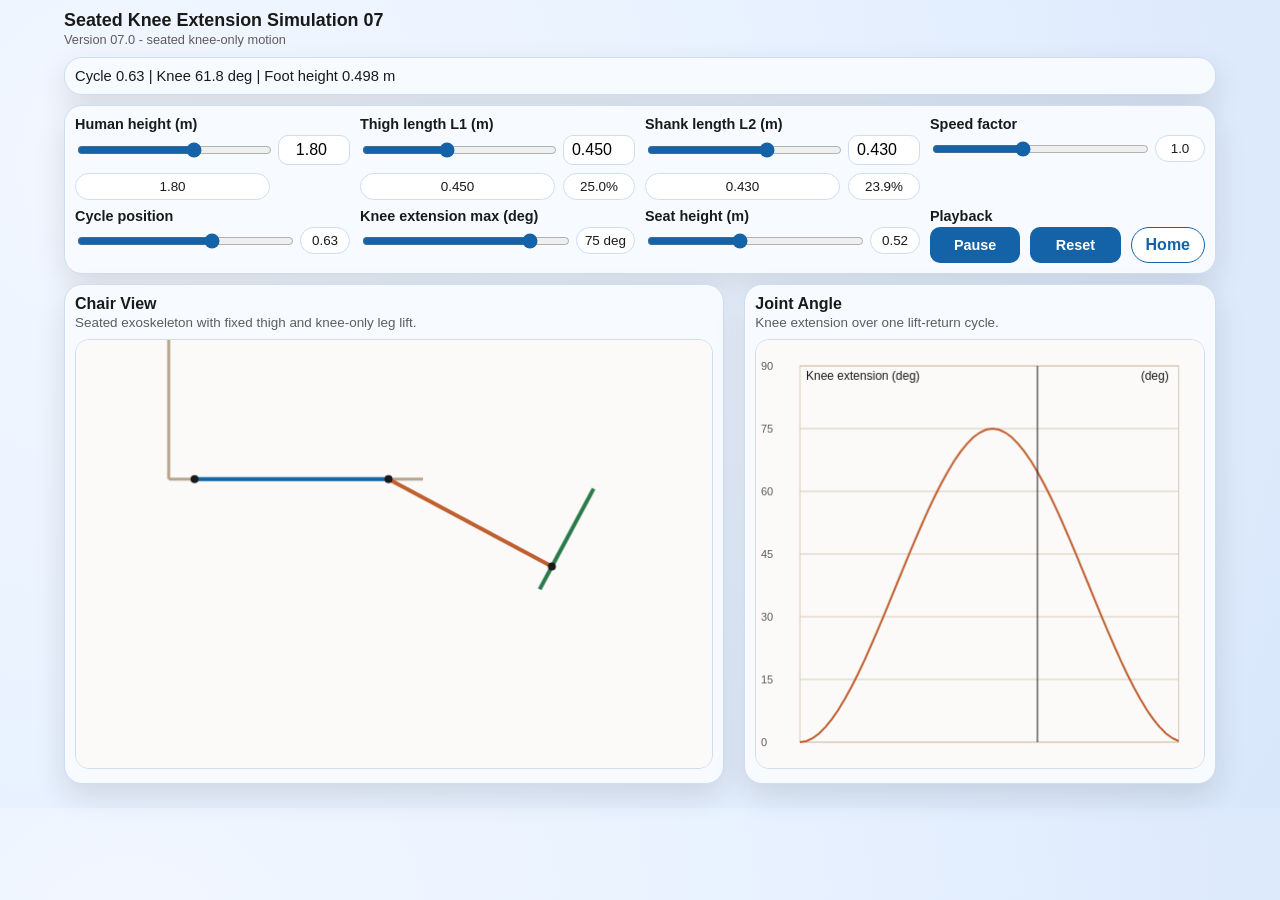
<file: docs/app/simulation_07.htm>
<!DOCTYPE html>
<html lang="en">
<head>
  <meta charset="utf-8" />
  <meta name="viewport" content="width=device-width, initial-scale=1" />
  <meta name="color-scheme" content="light" />
  <title>LegSim Simulation 07</title>
  <link rel="icon" href="../favicon.ico" />
  <link rel="stylesheet" href="legsim.css" />
  <style>
    .app {
      padding-top: 10px;
      padding-bottom: 24px;
      gap: 10px;
    }
    .hero {
      grid-template-columns: 1fr;
      gap: 4px;
    }
    .card {
      padding: 10px;
    }
    .controls {
      grid-template-columns: repeat(4, minmax(0, 1fr));
      gap: 8px 10px;
    }
    .control-group label {
      margin-bottom: 3px;
      font-size: 0.9rem;
    }
    .subhead {
      margin: 0;
      line-height: 1.1;
      font-size: 0.92rem;
    }
    .sim07-title {
      font-size: clamp(1.05rem, 1.4vw, 1.45rem);
      margin: 0;
    }
    .sim07-version {
      margin: 2px 0 0;
      color: var(--muted, #5c5c5c);
      font-size: 0.8rem;
      line-height: 1.1;
    }
    #sim-chair-canvas,
    #sim-angle-canvas {
      height: 430px;
    }
    .sim07-edit {
      width: 72px;
      padding: 5px 7px;
      border: 1px solid var(--border, #cdddf2);
      border-radius: 10px;
      background: #fff;
      font: inherit;
      text-align: right;
    }
    .slider-row {
      gap: 8px;
    }
    .value-badge {
      min-width: 50px;
      padding: 5px 8px;
      font-size: 0.84rem;
    }
    .control-group select,
    .control-group button {
      padding: 8px 10px;
      font-size: 0.9rem;
    }
    .plot-card header {
      margin-bottom: 8px;
    }
    .plot-card h2 {
      margin: 0 0 2px;
      font-size: 1rem;
    }
    .plot-card p {
      font-size: 0.84rem;
      line-height: 1.15;
    }
    @media (max-width: 1100px) {
      .controls {
        grid-template-columns: repeat(2, minmax(0, 1fr));
      }
    }
    @media (max-width: 760px) {
      .controls {
        grid-template-columns: 1fr;
      }
    }
  </style>
</head>
<body>
  <main class="app">
    <header class="hero">
      <div class="hero-text">
        <h2 class="sim07-title">Seated Knee Extension Simulation 07</h2>
        <p class="sim07-version">Version 07.0 - seated knee-only motion</p>
      </div>
    </header>

    <section class="card">
      <p id="sim-status" class="subhead">Cycle 0.00 | Knee 0.0 deg | Foot height 0.000 m</p>
    </section>

    <section class="controls card">
      <div class="control-group">
        <label for="sim-human-height">Human height (m)</label>
        <div class="slider-row">
          <input id="sim-human-height" type="range" min="1.18" max="2.20" step="0.01" />
          <input id="sim-human-height-edit" class="sim07-edit" type="number" min="1.18" max="2.20" step="0.01" />
          <span id="sim-human-height-val" class="value-badge"></span>
        </div>
      </div>

      <div class="control-group">
        <label for="sim-l1">Thigh length L1 (m)</label>
        <div class="slider-row">
          <input id="sim-l1" type="range" min="0.30" max="0.65" step="0.001" />
          <input id="sim-l1-edit" class="sim07-edit" type="number" min="0.30" max="0.65" step="0.001" />
          <span id="sim-l1-val" class="value-badge"></span>
          <span id="sim-l1-pct" class="value-badge"></span>
        </div>
      </div>

      <div class="control-group">
        <label for="sim-l2">Shank length L2 (m)</label>
        <div class="slider-row">
          <input id="sim-l2" type="range" min="0.28" max="0.52" step="0.001" />
          <input id="sim-l2-edit" class="sim07-edit" type="number" min="0.28" max="0.52" step="0.001" />
          <span id="sim-l2-val" class="value-badge"></span>
          <span id="sim-l2-pct" class="value-badge"></span>
        </div>
      </div>

      <div class="control-group">
        <label for="sim-speed">Speed factor</label>
        <div class="slider-row">
          <input id="sim-speed" type="range" min="0.3" max="2.0" step="0.1" />
          <span id="sim-speed-val" class="value-badge"></span>
        </div>
      </div>

      <div class="control-group">
        <label for="sim-cycle">Cycle position</label>
        <div class="slider-row">
          <input id="sim-cycle" type="range" min="0" max="1" step="0.001" />
          <span id="sim-cycle-val" class="value-badge"></span>
        </div>
      </div>

      <div class="control-group">
        <label for="sim-knee-max">Knee extension max (deg)</label>
        <div class="slider-row">
          <input id="sim-knee-max" type="range" min="0" max="90" step="1" />
          <span id="sim-knee-max-val" class="value-badge"></span>
        </div>
      </div>

      <div class="control-group">
        <label for="sim-seat-height">Seat height (m)</label>
        <div class="slider-row">
          <input id="sim-seat-height" type="range" min="0.35" max="0.75" step="0.01" />
          <span id="sim-seat-height-val" class="value-badge"></span>
        </div>
      </div>

      <div class="control-group">
        <label>Playback</label>
        <div class="button-row">
          <button id="sim-pause" type="button">Pause</button>
          <button id="sim-reset" type="button">Reset</button>
          <a class="chip" href="../index.htm">Home</a>
        </div>
      </div>
    </section>

    <section class="plots">
      <div class="card plot-card">
        <header>
          <h2>Chair View</h2>
          <p>Seated exoskeleton with fixed thigh and knee-only leg lift.</p>
        </header>
        <canvas id="sim-chair-canvas" width="900" height="520"></canvas>
      </div>
      <div class="card plot-card">
        <header>
          <h2>Joint Angle</h2>
          <p>Knee extension over one lift-return cycle.</p>
        </header>
        <canvas id="sim-angle-canvas" width="520" height="520"></canvas>
      </div>
    </section>
  </main>

  <script src="legsim_07.js"></script>
</body>
</html>
</file>
<file: docs/app/legsim.css>
:root {
  color-scheme: light;
  --bg: #e9f2ff;
  --surface: #f7fbff;
  --ink: #1a1a1a;
  --muted: #5c5c5c;
  --accent: #1463a8;
  --accent-dark: #0f4a7a;
  --warm: #b9d6ff;
  --border: #cdddf2;
  --shadow: 0 12px 30px rgba(23, 22, 20, 0.12);
}

*,
*::before,
*::after {
  box-sizing: border-box;
}

body {
  margin: 0;
  font-family: "Manrope", "Avenir Next", "Segoe UI", sans-serif;
  background: radial-gradient(circle at 10% 20%, #f2f7ff 0%, #e9f2ff 45%, #d9e7fb 100%);
  color: var(--ink);
}

.app {
  max-width: 1200px;
  margin: 0 auto;
  padding: 32px 24px 48px;
  display: grid;
  gap: 28px;
}

.hero {
  display: grid;
  grid-template-columns: 1.4fr 1fr;
  gap: 24px;
  align-items: center;
}

.hero-text h1 {
  font-size: clamp(1.5rem, 2.1vw, 2.4rem);
  margin: 8px 0 12px;
}

.hero-text .kicker {
  text-transform: uppercase;
  letter-spacing: 0.2em;
  font-weight: 700;
  color: var(--accent-dark);
  margin: 0;
}

.hero-text .subhead {
  color: var(--muted);
  font-size: 1rem;
  line-height: 1.25;
  margin: 6px 0 10px;
}

.hero-actions {
  display: flex;
  gap: 10px;
  flex-wrap: wrap;
}

.hero-media {
  background: linear-gradient(135deg, #d9e9ff, #bcd3f7);
  padding: 18px;
  border-radius: 18px;
  box-shadow: var(--shadow);
  display: grid;
  place-items: center;
}

.hero-media img {
  width: 100%;
  max-width: 220px;
}

.chip {
  border: 1px solid var(--accent);
  color: var(--accent);
  padding: 8px 14px;
  border-radius: 999px;
  font-weight: 600;
  text-decoration: none;
  background: #ffffff;
}

.chip.muted {
  border-color: var(--border);
  color: var(--muted);
}

.card {
  background: var(--surface);
  border: 1px solid var(--border);
  border-radius: 18px;
  box-shadow: var(--shadow);
  padding: 18px;
}

.controls {
  display: grid;
  grid-template-columns: repeat(auto-fit, minmax(220px, 1fr));
  gap: 16px;
}

.control-group label {
  display: block;
  font-weight: 600;
  margin-bottom: 8px;
}

.control-group select,
.control-group input[type="file"],
.control-group button {
  width: 100%;
  padding: 10px 12px;
  font-size: 0.95rem;
  border-radius: 10px;
  border: 1px solid var(--border);
  background: #fff;
}

.control-group button {
  background: var(--accent);
  color: #fff;
  border: none;
  cursor: pointer;
  font-weight: 600;
}

.slider-row {
  display: grid;
  grid-template-columns: 1fr auto;
  gap: 10px;
  align-items: center;
}

.slider-row input[type="range"] {
  width: 100%;
  accent-color: var(--accent);
}

.value-badge {
  min-width: 56px;
  padding: 6px 10px;
  border-radius: 999px;
  background: #ffffff;
  border: 1px solid var(--border);
  font-size: 0.9rem;
  text-align: center;
}

.control-group button:hover {
  background: var(--accent-dark);
}

.button-row {
  display: flex;
  gap: 10px;
}

.button-row button {
  flex: 1;
}

.checkbox-row {
  display: grid;
  gap: 8px;
  font-size: 0.95rem;
  color: var(--muted);
}

.checkbox-row.single-line {
  grid-auto-flow: column;
  grid-auto-columns: max-content;
  gap: 16px;
  align-items: center;
}

.checkbox-row input {
  margin-right: 8px;
}

.control-group.wide {
  grid-column: 1 / -1;
}

.status {
  border-radius: 12px;
  padding: 12px 14px;
  background: #fff;
  border: 1px dashed var(--border);
  color: var(--muted);
  min-height: 44px;
}

.plots {
  display: grid;
  grid-template-columns: 1.4fr 1fr;
  gap: 20px;
}

.plot-card header {
  margin-bottom: 12px;
}

.plot-card h2 {
  margin: 0 0 4px;
}

.plot-card p {
  margin: 0;
  color: var(--muted);
}

canvas {
  width: 100%;
  height: auto;
  background: #fbfaf8;
  border-radius: 14px;
  border: 1px solid var(--border);
}

@media (max-width: 980px) {
  .hero {
    grid-template-columns: 1fr;
  }

  .plots {
    grid-template-columns: 1fr;
  }
}
</file>
